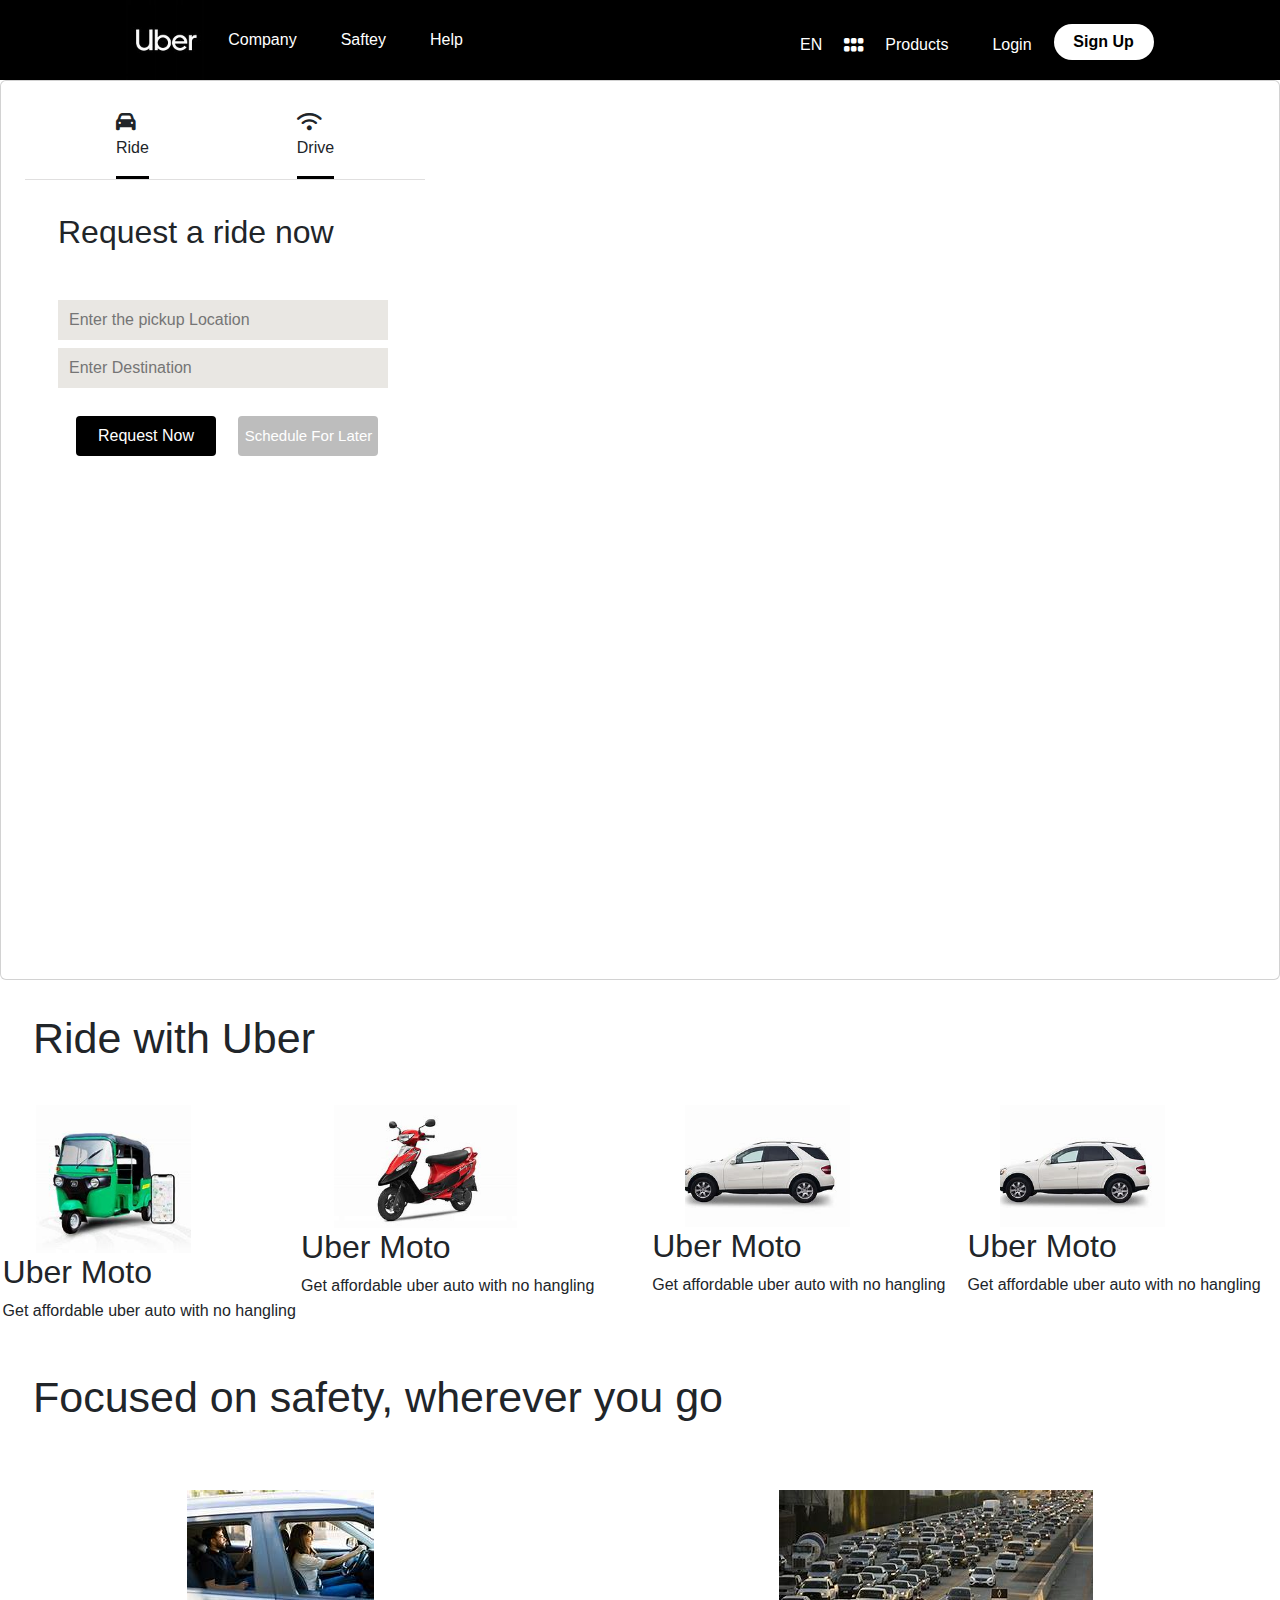
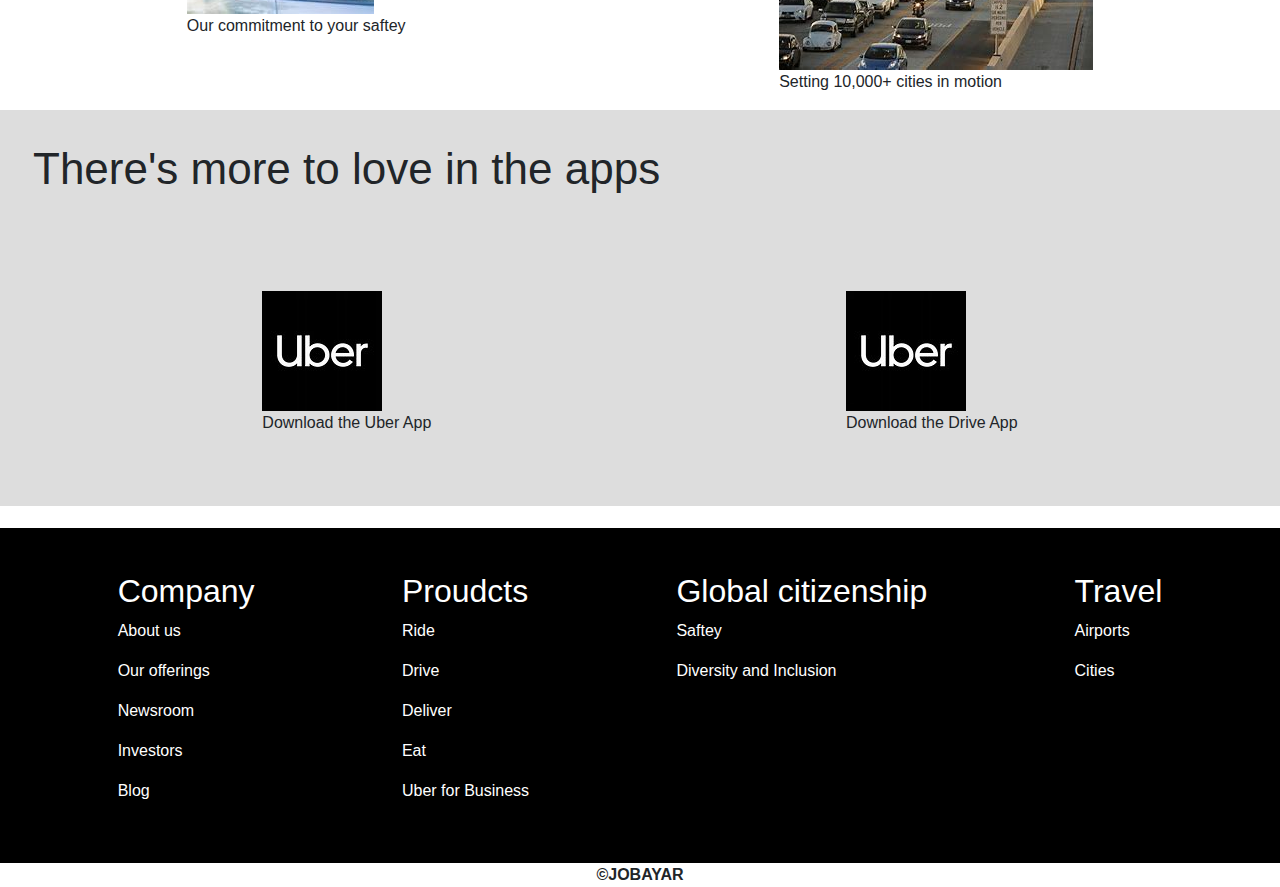
<file: index.html>
<!DOCTYPE html>
<html lang="en">
<head>
    <meta charset="UTF-8">
    <meta name="viewport" content="width=device-width, initial-scale=1.0">
    <link href="https://cdn.jsdelivr.net/npm/bootstrap@5.3.3/dist/css/bootstrap.min.css" rel="stylesheet" integrity="sha384-QWTKZyjpPEjISv5WaRU9OFeRpok6YctnYmDr5pNlyT2bRjXh0JMhjY6hW+ALEwIH" crossorigin="anonymous">
    <link rel="stylesheet" href="https://cdnjs.cloudflare.com/ajax/libs/font-awesome/6.7.2/css/all.min.css" integrity="sha512-Evv84Mr4kqVGRNSgIGL/F/aIDqQb7xQ2vcrdIwxfjThSH8CSR7PBEakCr51Ck+w+/U6swU2Im1vVX0SVk9ABhg==" crossorigin="anonymous" referrerpolicy="no-referrer" />
    <link rel="stylesheet" href="style.css">
    <title>Ride Share</title>
</head>
<body>
    
<nav>
    <div class="left">
       <img src="uber.jfif" alt="">
       <p>Company</p>
       <p>Saftey</p>
       <p>Help</p>
    </div>
    <div class="right">
        <p>EN</p>
        <i class="fa-solid fa-grip"></i>
        <p>Products</p>
        <p>Login</p>
        <button>Sign Up</button>
    </div>
</nav>

<div class="card">
   <div class="main">
    <div class="icon">
        <div  class="car">
            <i class="fa-solid fa-car"></i>
           <p>Ride</p>
        </div>
    
        <div  class="car">
            <i class="fa-solid fa-wifi"></i>
           <p>Drive</p>
        </div>
       </div>
    
       <h1>Request a ride now</h1>
       <input type="text" placeholder="Enter the pickup Location">
       <input type="text" placeholder="Enter Destination">
    
       <div class="btn">
            <button class="fr">Request Now</button>
            <button class="but">Schedule For Later</button>
       </div>
   </div>
</div>


<div class="head">
    <h1>Ride with Uber</h1>
</div>

<div class="ride">
      <div class="uber">
           <div class="auto">
            <img src="cng.jfif" alt="">
            <div>
                 <h2>Uber Moto</h2>
                 <p> Get affordable uber auto with no hangling</p>
            </div>
           </div>


           <div class="auto">
            <img src="sc.jfif" alt="">
            <div>
                 <h2>Uber Moto</h2>
                 <p>Get affordable uber auto with no hangling</p>
            </div>
           </div>

           <div class="auto">
            <img src="lock.jfif" alt="">
            <div>
                 <h2>Uber Moto</h2>
                 <p>Get affordable uber auto with no hangling</p>
            </div>
           </div>


           <div class="auto">
            <img src="lock.jfif" alt="">
            <div>
                 <h2>Uber Moto</h2>
                 <p>Get affordable uber auto with no hangling</p>
            </div>
           </div>


      </div>
</div>

<div class="head">
    <h1>Focused on safety, wherever you go</h1>
 </div>


 <div class="safe">
      <div class="img">
           <img src="in car.jfif" alt="">
           <p>Our commitment to your saftey</p>
      </div>

      <div class="img">
        <img src="trafic.jfif" alt="">
        <p>Setting 10,000+ cities in motion</p>
   </div>
 </div>

<div class="app">
    <h1>There's more to love in the apps</h1>
    <div class="down">
        <div class="imgs">
            <img src="uber.jfif" alt="">
            <p>Download the Uber App</p>
        </div>
          
        <div class="imgs">
            <img src="uber.jfif" alt="">
            <p>Download the Drive App</p>
        </div>

    </div>
</div>


<div class="footer">

  <div class="list">
    <h2>Company</h2>
    <p>About us</p>
    <p>Our offerings</p>
    <p>Newsroom</p>
    <p>Investors</p>
    <p>Blog</p>
  </div>


  <div class="list">
    <h2>Proudcts</h2>
    <p>Ride</p>
    <p>Drive</p>
    <p>Deliver</p>
    <p>Eat</p>
    <p>Uber for Business</p>
  </div>


  <div class="list">
    <h2>Global citizenship</h2>
    <p>Saftey</p>
    <p>Diversity and Inclusion</p>
  </div>
 
  <div class="list">
    <h2>Travel</h2>
    <p>Airports</p>
    <p>Cities</p>
  </div>
  
</div>

<div class="copy">&copy;JOBAYAR</div>

<script src="https://cdn.jsdelivr.net/npm/@popperjs/core@2.11.8/dist/umd/popper.min.js" integrity="sha384-I7E8VVD/ismYTF4hNIPjVp/Zjvgyol6VFvRkX/vR+Vc4jQkC+hVqc2pM8ODewa9r" crossorigin="anonymous"></script>
<script src="https://cdn.jsdelivr.net/npm/bootstrap@5.3.3/dist/js/bootstrap.min.js" integrity="sha384-0pUGZvbkm6XF6gxjEnlmuGrJXVbNuzT9qBBavbLwCsOGabYfZo0T0to5eqruptLy" crossorigin="anonymous"></script>
</body>
</html>
</file>
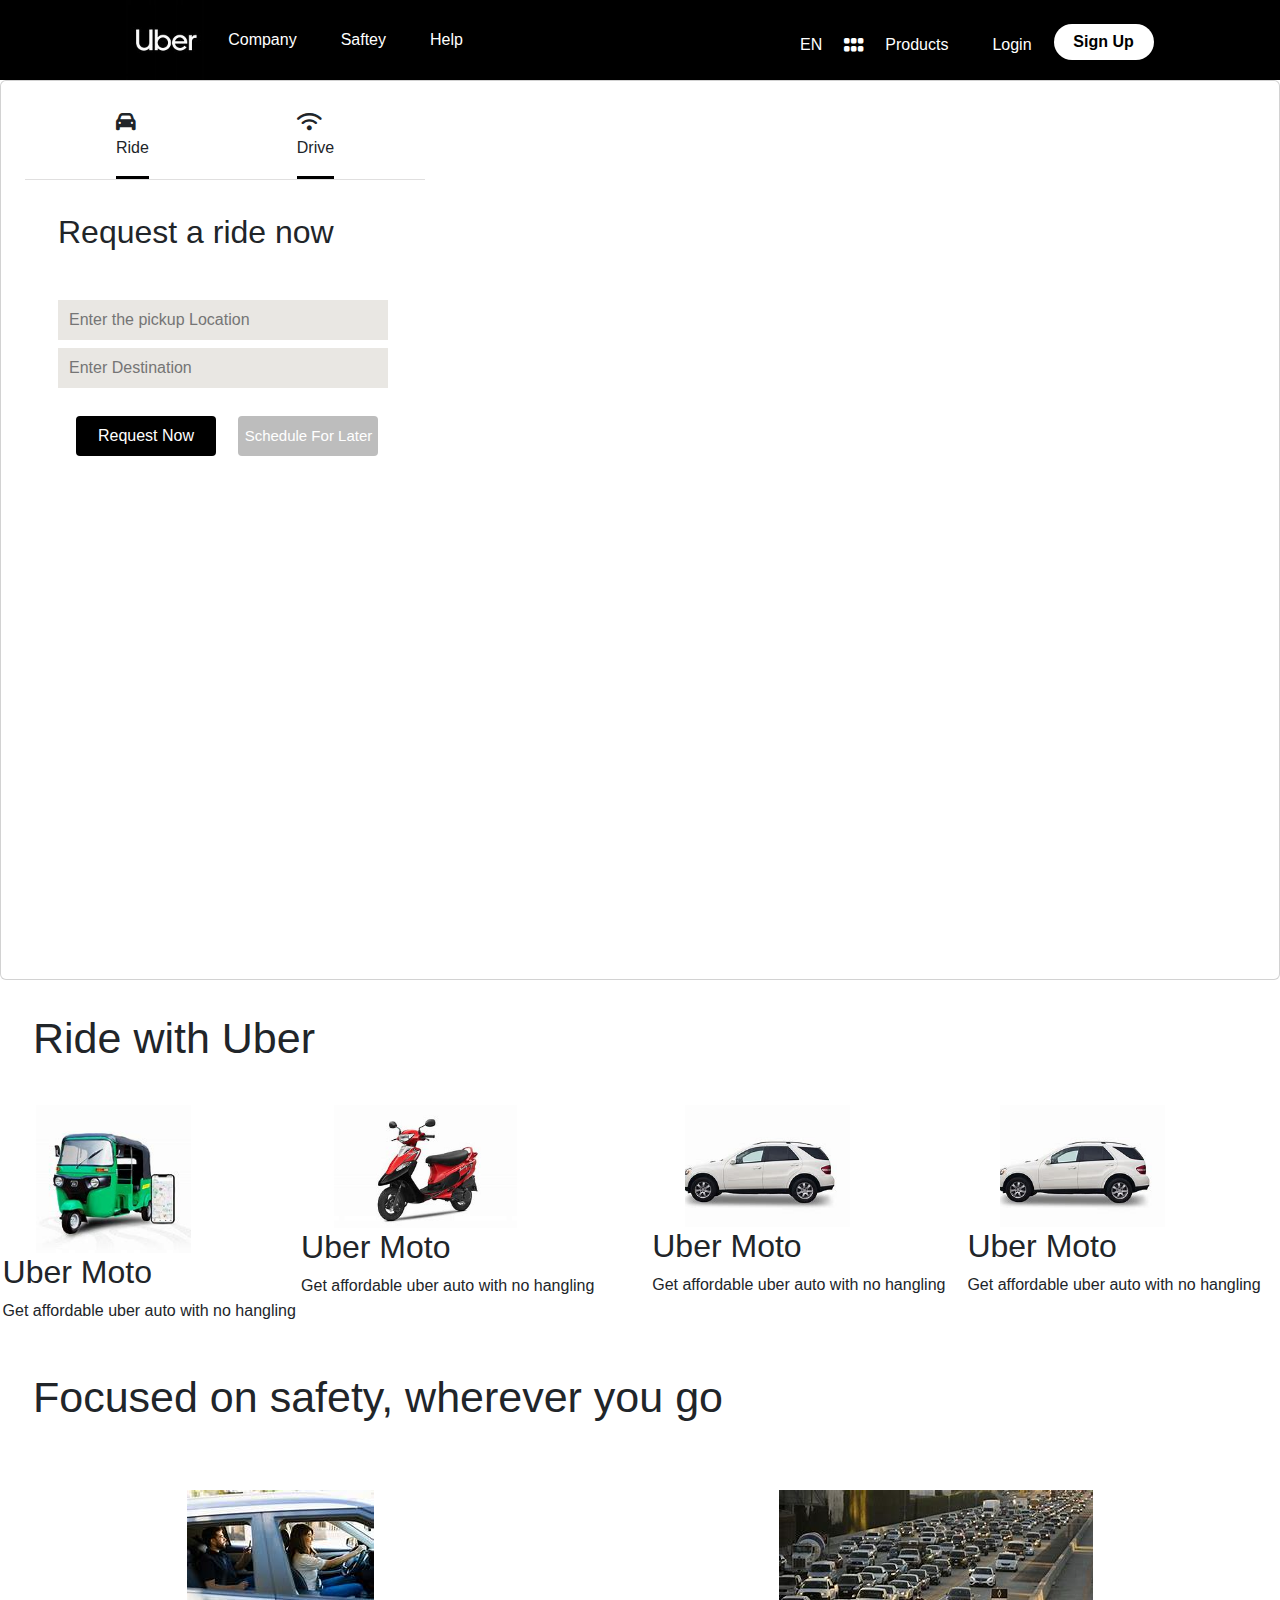
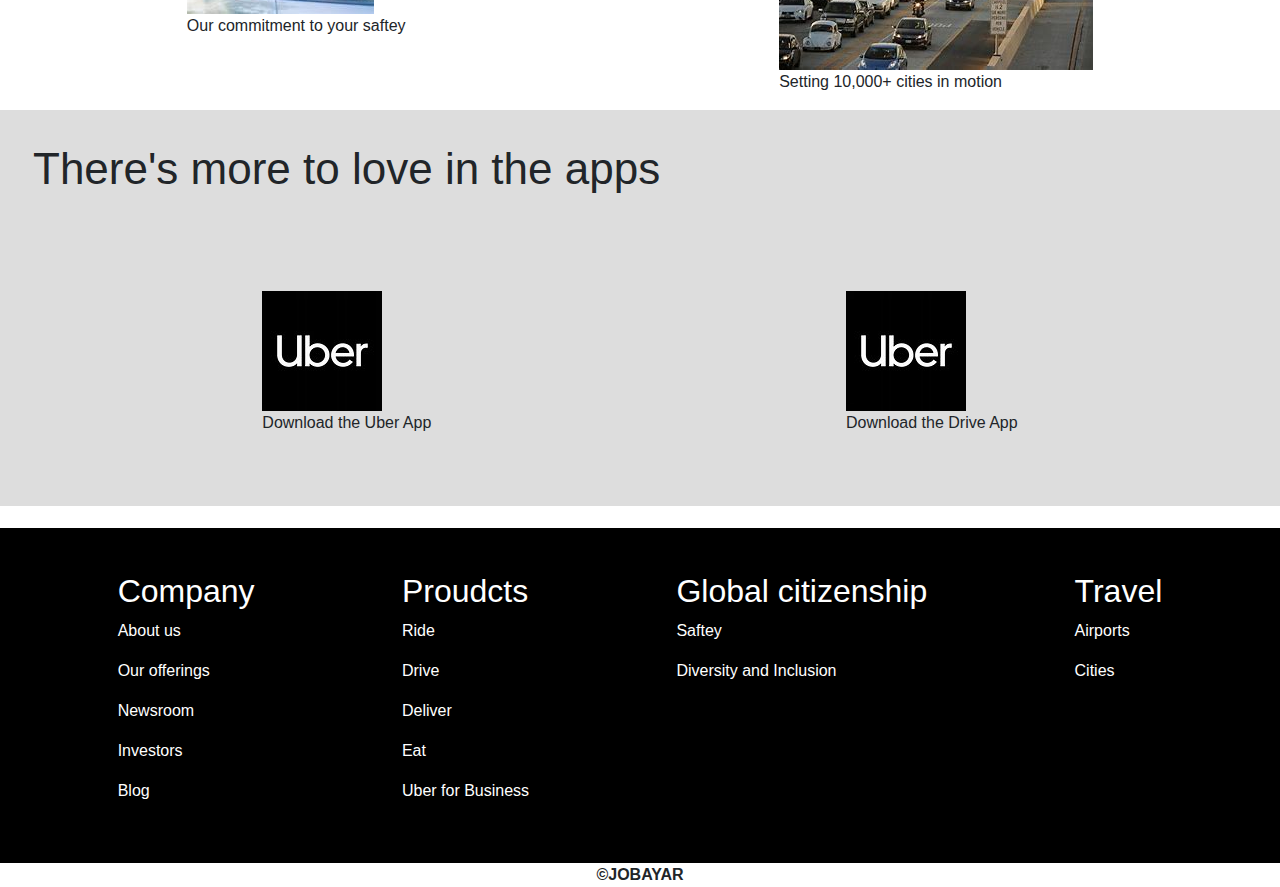
<file: DAY18/index.html>
<!DOCTYPE html>
<html lang="en">
<head>
    <meta charset="UTF-8">
    <meta name="viewport" content="width=device-width, initial-scale=1.0">
    <link href="https://cdn.jsdelivr.net/npm/bootstrap@5.3.3/dist/css/bootstrap.min.css" rel="stylesheet" integrity="sha384-QWTKZyjpPEjISv5WaRU9OFeRpok6YctnYmDr5pNlyT2bRjXh0JMhjY6hW+ALEwIH" crossorigin="anonymous">
    <link rel="stylesheet" href="https://cdnjs.cloudflare.com/ajax/libs/font-awesome/6.7.2/css/all.min.css" integrity="sha512-Evv84Mr4kqVGRNSgIGL/F/aIDqQb7xQ2vcrdIwxfjThSH8CSR7PBEakCr51Ck+w+/U6swU2Im1vVX0SVk9ABhg==" crossorigin="anonymous" referrerpolicy="no-referrer" />
    <link rel="stylesheet" href="style.css">
    <title>Ride Share</title>
</head>
<body>
    
<nav>
    <div class="left">
       <img src="Image/uber.jfif" alt="">
       <p>Company</p>
       <p>Saftey</p>
       <p>Help</p>
    </div>
    <div class="right">
        <p>EN</p>
        <i class="fa-solid fa-grip"></i>
        <p>Products</p>
        <p>Login</p>
        <button>Sign Up</button>
    </div>
</nav>

<div class="card">
   <div class="main">
    <div class="icon">
        <div  class="car">
            <i class="fa-solid fa-car"></i>
           <p>Ride</p>
        </div>
    
        <div  class="car">
            <i class="fa-solid fa-wifi"></i>
           <p>Drive</p>
        </div>
       </div>
    
       <h1>Request a ride now</h1>
       <input type="text" placeholder="Enter the pickup Location">
       <input type="text" placeholder="Enter Destination">
    
       <div class="btn">
            <button class="fr">Request Now</button>
            <button class="but">Schedule For Later</button>
       </div>
   </div>
</div>


<div class="head">
    <h1>Ride with Uber</h1>
</div>

<div class="ride">
      <div class="uber">
           <div class="auto">
            <img src="Image/cng.jfif" alt="">
            <div>
                 <h2>Uber Moto</h2>
                 <p> Get affordable uber auto with no hangling</p>
            </div>
           </div>


           <div class="auto">
            <img src="Image/sc.jfif" alt="">
            <div>
                 <h2>Uber Moto</h2>
                 <p>Get affordable uber auto with no hangling</p>
            </div>
           </div>

           <div class="auto">
            <img src="Image/lock.jfif" alt="">
            <div>
                 <h2>Uber Moto</h2>
                 <p>Get affordable uber auto with no hangling</p>
            </div>
           </div>


           <div class="auto">
            <img src="Image/lock.jfif" alt="">
            <div>
                 <h2>Uber Moto</h2>
                 <p>Get affordable uber auto with no hangling</p>
            </div>
           </div>


      </div>
</div>

<div class="head">
    <h1>Focused on safety, wherever you go</h1>
 </div>


 <div class="safe">
      <div class="img">
           <img src="Image/in car.jfif" alt="">
           <p>Our commitment to your saftey</p>
      </div>

      <div class="img">
        <img src="Image/trafic.jfif" alt="">
        <p>Setting 10,000+ cities in motion</p>
   </div>
 </div>

<div class="app">
    <h1>There's more to love in the apps</h1>
    <div class="down">
        <div class="imgs">
            <img src="Image/uber.jfif" alt="">
            <p>Download the Uber App</p>
        </div>
          
        <div class="imgs">
            <img src="Image/uber.jfif" alt="">
            <p>Download the Drive App</p>
        </div>

    </div>
</div>


<div class="footer">

  <div class="list">
    <h2>Company</h2>
    <p>About us</p>
    <p>Our offerings</p>
    <p>Newsroom</p>
    <p>Investors</p>
    <p>Blog</p>
  </div>


  <div class="list">
    <h2>Proudcts</h2>
    <p>Ride</p>
    <p>Drive</p>
    <p>Deliver</p>
    <p>Eat</p>
    <p>Uber for Business</p>
  </div>


  <div class="list">
    <h2>Global citizenship</h2>
    <p>Saftey</p>
    <p>Diversity and Inclusion</p>
  </div>
 
  <div class="list">
    <h2>Travel</h2>
    <p>Airports</p>
    <p>Cities</p>
  </div>
  
</div>

<div class="copy">&copy;JOBAYAR</div>

<script src="https://cdn.jsdelivr.net/npm/@popperjs/core@2.11.8/dist/umd/popper.min.js" integrity="sha384-I7E8VVD/ismYTF4hNIPjVp/Zjvgyol6VFvRkX/vR+Vc4jQkC+hVqc2pM8ODewa9r" crossorigin="anonymous"></script>
<script src="https://cdn.jsdelivr.net/npm/bootstrap@5.3.3/dist/js/bootstrap.min.js" integrity="sha384-0pUGZvbkm6XF6gxjEnlmuGrJXVbNuzT9qBBavbLwCsOGabYfZo0T0to5eqruptLy" crossorigin="anonymous"></script>
</body>
</html>
</file>
<file: style.css>
*{
    margin: 0%;
    padding: 0%;
    font-family: 'Poppins', sans-serif;
}

nav{
    display: flex;
    justify-content: center;
    justify-content: space-around;
    background-color: rgb(0, 0, 0);
    color: white;
}

nav .right{
    display: flex;
    margin-top: 12px;
}

nav .left{
    display: flex;
}

.left img{
    width: 20%;
}

.left p{
       margin-inline: 22px;
       margin-top: 28px;
}

.right p{
    margin-inline: 22px;
       margin-top: 21px;
}

.right i{
    margin-top: 22px;
    font-size: 22px;
}

.right button{
      width: 100px;
      height: 36px;
      background-color: white;
      color: black;
      font-weight: 600;
      border: none;
      border-radius: 22px;
      margin-top: 12px;
}

.right button:hover{
    background-color: transparent;
    color: white;
    border-radius: 2px solid white;
}

.card{
    background-image: url(https://media.istockphoto.com/id/1168781506/photo/volkswagen-passat-uber-black-car-parked-in-baku.jpg?s=612x612&w=0&k=20&c=4ypfpW8E5pGrBbZhFZAaYWvGa8m_kjKHWRoIb9KFFCM=);
    background-repeat: no-repeat;
    background-size: 1600px;
    height: 900px;
}
.main{
       width: 400px;
       height: 400px;
       margin-left: 24px;
       background-color: white;

}
.main .icon {
    display: flex;
    justify-content: center;
    border-bottom: 1px solid rgb(224, 223, 223);
}

.main .icon .car{
    margin-inline: 74px;
    margin-top: 31px;
    border-bottom: 3px solid rgb(0, 0, 0);
}
.icon .car i{
     font-size: 123%;
}

.card h1{
    padding: 33px;
    font-size: 2rem;
}
.card input{
    width: 330px;
    height: 40px;
    background-color: rgb(233, 231, 227);
    padding: 11px;
    margin-top: 8px;
    border: none;
    margin-left: 33px;
}

.card .btn{
    margin-left: 20px;
    margin-top: 21px;
}

.card .btn .fr{
    width: 140px;
    height: 40px;
    background-color: black;
    color: white;
    border: none;
    border-radius: 4px;
    margin-inline: 18px;
}

.card .btn .but{
    width: 140px;
    height: 40px;
    background-color: rgb(189, 189, 189);
    color: rgb(255, 255, 255);
    border: none;
    border-radius: 4px;
    font-size: 15px;
    
    
}
.head h1{
    padding: 33px;
    font-size: 43px;
}
.ride .uber{
    display: flex;
    justify-content: center;
    justify-content: space-around;
}
.uber .ride .auto{
    display: flex;
    margin-top: 33px;
}
.uber .auto img{
    margin-inline: 33px;
    width: 53%;
}

.safe{
    display: flex;
    justify-content: center;
    justify-content: space-around;
    margin-top: 33px;
}
.app{
    background-color: rgb(221, 221, 221);
}
.app h1{
    padding: 33px;
    font-size: 44px;
}

.app .down{
    display: flex;
    justify-content: center;
    justify-content: space-around;
    padding: 55px;
}

.footer{
    display: flex;
    justify-content: center;
    justify-content: space-around;
    background-color: black;
    color: white;
    padding: 44px;
    margin-top: 22px;
}

.copy{
    font-weight: bolder;
    text-align: center;
}
</file>
<file: DAY18/style.css>
*{
    margin: 0%;
    padding: 0%;
    font-family: 'Poppins', sans-serif;
}

nav{
    display: flex;
    justify-content: center;
    justify-content: space-around;
    background-color: rgb(0, 0, 0);
    color: white;
}

nav .right{
    display: flex;
    margin-top: 12px;
}

nav .left{
    display: flex;
}

.left img{
    width: 20%;
}

.left p{
       margin-inline: 22px;
       margin-top: 28px;
}

.right p{
    margin-inline: 22px;
       margin-top: 21px;
}

.right i{
    margin-top: 22px;
    font-size: 22px;
}

.right button{
      width: 100px;
      height: 36px;
      background-color: white;
      color: black;
      font-weight: 600;
      border: none;
      border-radius: 22px;
      margin-top: 12px;
}

.right button:hover{
    background-color: transparent;
    color: white;
    border-radius: 2px solid white;
}

.card{
    background-image: url(https://media.istockphoto.com/id/1168781506/photo/volkswagen-passat-uber-black-car-parked-in-baku.jpg?s=612x612&w=0&k=20&c=4ypfpW8E5pGrBbZhFZAaYWvGa8m_kjKHWRoIb9KFFCM=);
    background-repeat: no-repeat;
    background-size: 1600px;
    height: 900px;
}
.main{
       width: 400px;
       height: 400px;
       margin-left: 24px;
       background-color: white;

}
.main .icon {
    display: flex;
    justify-content: center;
    border-bottom: 1px solid rgb(224, 223, 223);
}

.main .icon .car{
    margin-inline: 74px;
    margin-top: 31px;
    border-bottom: 3px solid rgb(0, 0, 0);
}
.icon .car i{
     font-size: 123%;
}

.card h1{
    padding: 33px;
    font-size: 2rem;
}
.card input{
    width: 330px;
    height: 40px;
    background-color: rgb(233, 231, 227);
    padding: 11px;
    margin-top: 8px;
    border: none;
    margin-left: 33px;
}

.card .btn{
    margin-left: 20px;
    margin-top: 21px;
}

.card .btn .fr{
    width: 140px;
    height: 40px;
    background-color: black;
    color: white;
    border: none;
    border-radius: 4px;
    margin-inline: 18px;
}

.card .btn .but{
    width: 140px;
    height: 40px;
    background-color: rgb(189, 189, 189);
    color: rgb(255, 255, 255);
    border: none;
    border-radius: 4px;
    font-size: 15px;
    
    
}
.head h1{
    padding: 33px;
    font-size: 43px;
}
.ride .uber{
    display: flex;
    justify-content: center;
    justify-content: space-around;
}
.uber .ride .auto{
    display: flex;
    margin-top: 33px;
}
.uber .auto img{
    margin-inline: 33px;
    width: 53%;
}

.safe{
    display: flex;
    justify-content: center;
    justify-content: space-around;
    margin-top: 33px;
}
.app{
    background-color: rgb(221, 221, 221);
}
.app h1{
    padding: 33px;
    font-size: 44px;
}

.app .down{
    display: flex;
    justify-content: center;
    justify-content: space-around;
    padding: 55px;
}

.footer{
    display: flex;
    justify-content: center;
    justify-content: space-around;
    background-color: black;
    color: white;
    padding: 44px;
    margin-top: 22px;
}

.copy{
    font-weight: bolder;
    text-align: center;
}
</file>
